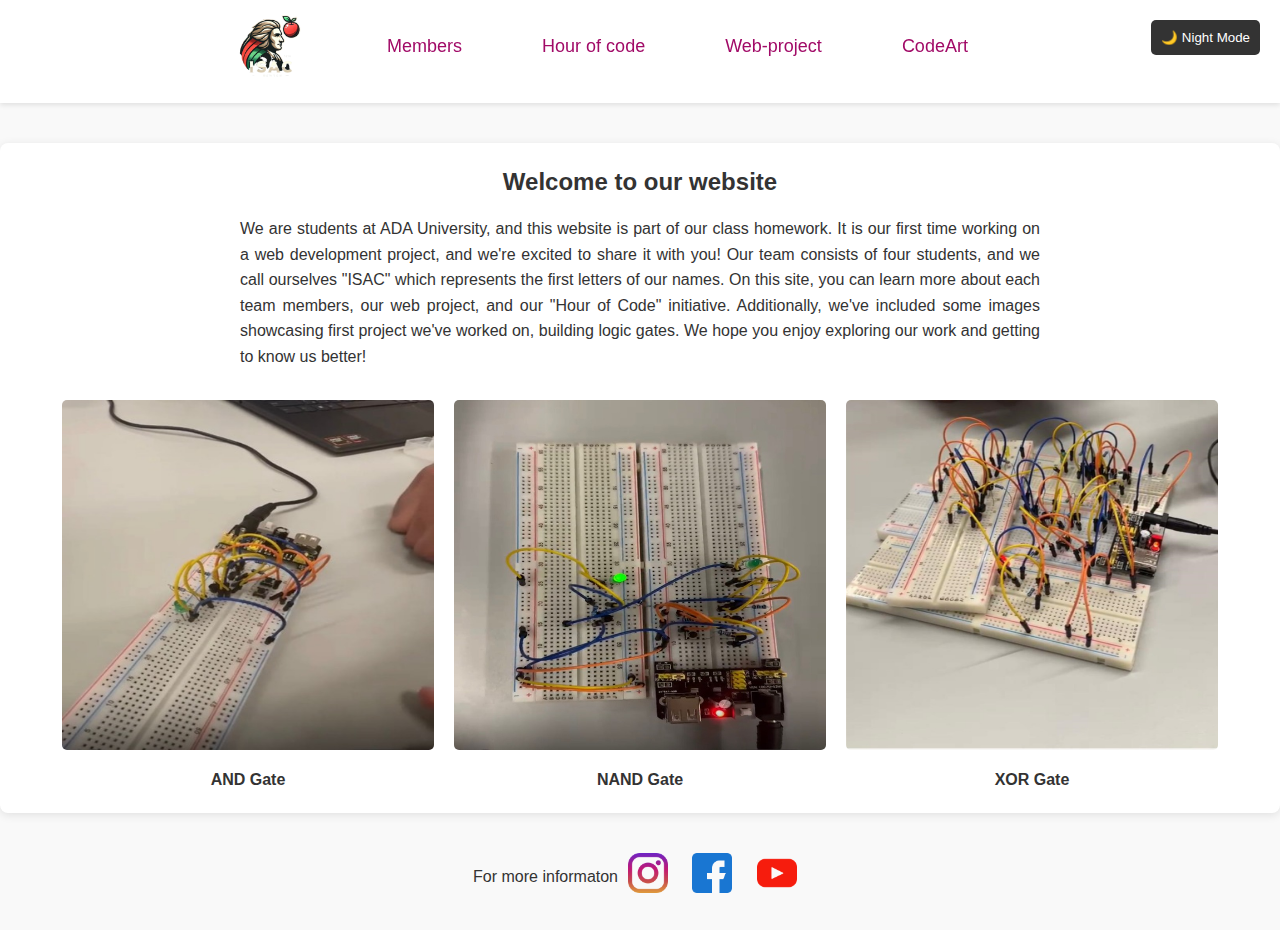
<file: index.html>
<!DOCTYPE html>
<!-- 
    SITE 1101 Principles of Information Systems 
    (c)202X by Jahandar Ahmadi
    Submitted in partial fulfillment of the requirements of the course.
-->
<html>
<head>
    <meta charset="UTF-8">
    <meta name="viewport" content="width=device-width, initial-scale=1.0">
    <title>ISAC</title>
    <script src="night-mode.js"></script>
    <link rel="stylesheet" href="index.css">
</head>

<body>
    <header>
        <div class='logo'>
            <a href="index.html"><img src = "media/logo.png" width = "50" height="50"> </a>
        </div>
        <nav>
            <ul>
                <li> <a href="team-members.html"> Members </a></li>
                <li><a href="hour-of-code.html">Hour of code</a></li>
                <li> <a href = "web-project.html"> Web-project</a></li>
                <li><a href="code-artist.html">CodeArt</a></li>
                <li>
                    <button id="night-mode-toggle" class="night-mode-btn">🌙 Night Mode</button>
                </li>
            </ul>
        </nav>
    </header>
    <section class="welcome-section">
        <div class="welcome-text">
          <h2>Welcome to our website</h2>
          <p>We are students at ADA University, and this website is part of our class homework. It is our first time working on a web development project, and we're excited to share it with you! Our team consists of four students, and we call ourselves "ISAC" which represents the first letters of our names. On this site, you can learn more about each team members, our web project, and our "Hour of Code" initiative. Additionally, we've included some images showcasing first project we've worked on, building logic gates. We hope you enjoy exploring our work and getting to know us better!</p>
        </div>
        <div class="image-gallery">
          <div class="image-container">
            <img src="media/and.jpeg" alt="AND">
            <p> AND Gate</p>
          </div>
          <div class="image-container">
            <img src="media/nand.jpeg" alt="NAND">
            <p> NAND Gate </p>
          </div>
          <div class="image-container">
            <img src="media/xor.jpeg" alt="XOR">
            <p> XOR Gate</p>
          </div>
        </div>
      </div>
    </section>

    <footer>
      <p> For more informaton </p>
      <div id="social-media-links">
          <a href="https://www.instagram.com/isac__team66/" target="_blank">
              <img src="media/instagram.png" alt="Instagram" width="40"
                  height="40">
          </a>
          <a href="https://www.facebook.com/profile.php?id=61569695703211" target="_blank">
              <img src="media/facebook.png" alt="Facebook" width="40"
                  height="40">
          </a>
          <a href="https://www.youtube.com/@team66-q8r" target="_blank">
              <img src="media/youtube.png" alt="youtube" width="40"
                  height="40">
          </a>
      </div>
  </footer>
</body>
</html>
</file>
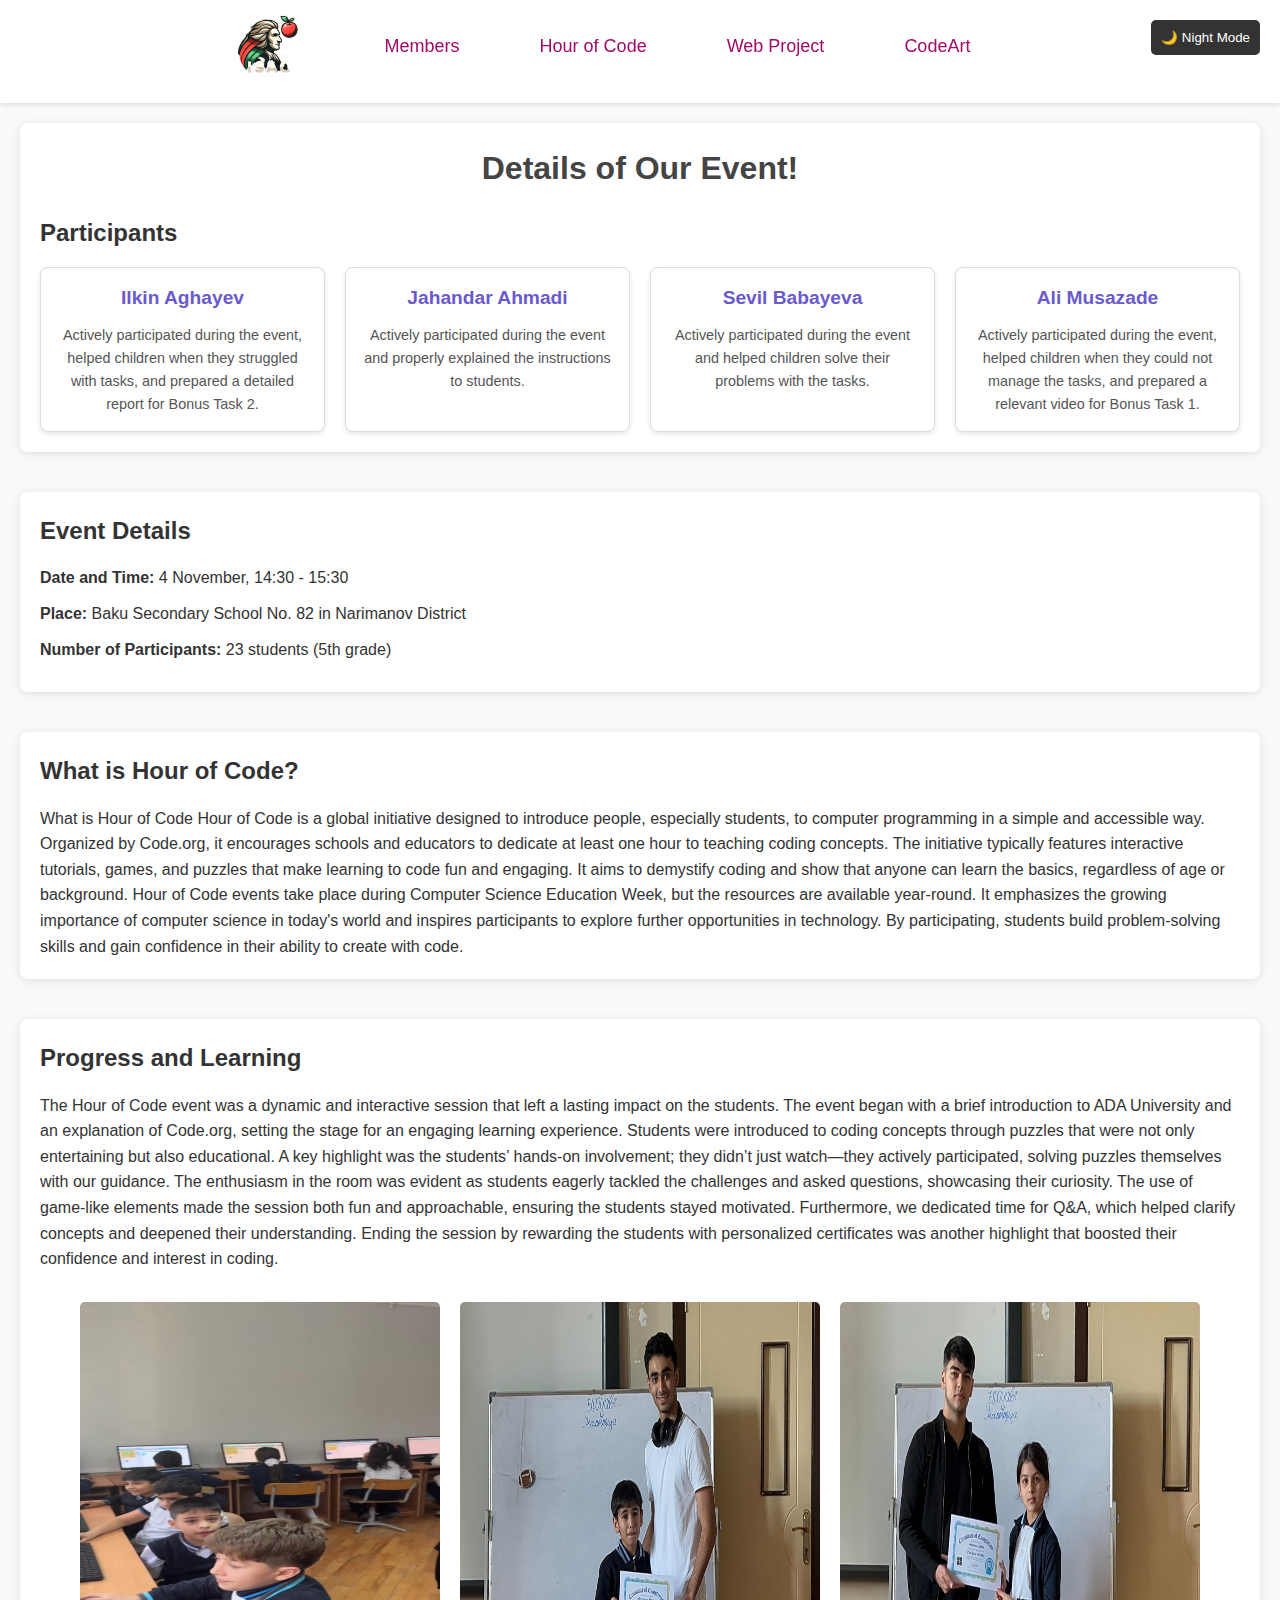
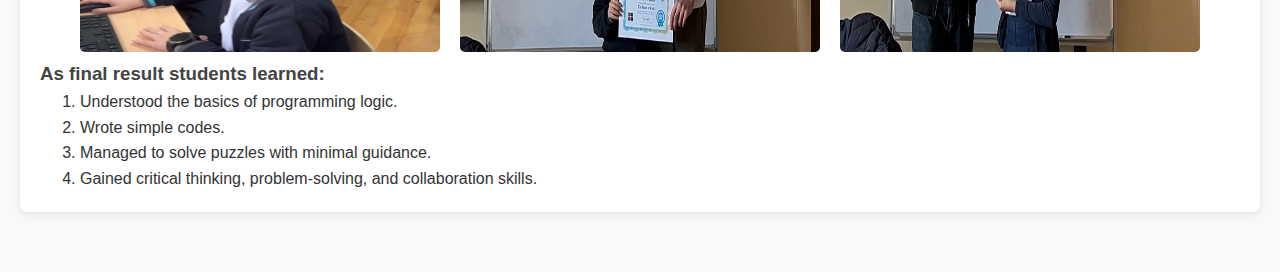
<file: hour-of-code.html>
<!DOCTYPE html>
<html lang="en">
<head>
    <meta charset="UTF-8">
    <meta name="viewport" content="width=device-width, initial-scale=1.0">
    <title>Hour of Code Event</title>
    <link rel="stylesheet" href="index.css">
    <script type="text/javascript" src="night-mode.js"></script>
</head>
<body>
    <!-- Header -->
    <header>
        <div class="logo">
            <a href="index.html"><img src = "media/logo.png" width = "50" height="50"> </a>
        </div>
        <nav>
            <ul class="nav-menu">
                <li><a href="team-members.html">Members</a></li>
                <li><a href="hour-of-code.html">Hour of Code</a></li>
                <li><a href="web-project.html">Web Project</a></li>
                <li><a href="code-artist.html">CodeArt</a></li>
                <li class="night-mode">
                    <button id="night-mode-toggle" class="night-mode-btn">🌙 Night Mode</button>
                </li>
            </ul>
        </nav>
    </header>

    <!-- Main Content -->
    <main>
        <section class="event-details">
            <h1>Details of Our Event!</h1>
            <div class="participants">
                <h2>Participants</h2>
                <div class="grid">
                    <article class="member">
                        <h3>Ilkin Aghayev</h3>
                        <p>Actively participated during the event, helped children when they struggled with tasks, and prepared a detailed report for Bonus Task 2.</p>
                    </article>
                    <article class="member">
                        <h3>Jahandar Ahmadi</h3>
                        <p>Actively participated during the event and properly explained the instructions to students.</p>
                    </article>
                    <article class="member">
                        <h3>Sevil Babayeva</h3>
                        <p>Actively participated during the event and helped children solve their problems with the tasks.</p>
                    </article>
                    <article class="member">
                        <h3>Ali Musazade</h3>
                        <p>Actively participated during the event, helped children when they could not manage the tasks, and prepared a relevant video for Bonus Task 1.</p>
                    </article>
                </div>
            </div>
        </section>

        <section class="event-info">
            <h2>Event Details</h2>
            <ul>
                <li><strong>Date and Time:</strong> 4 November, 14:30 - 15:30</li>
                <li><strong>Place:</strong> Baku Secondary School No. 82 in Narimanov District</li>
                <li><strong>Number of Participants:</strong> 23 students (5th grade)</li>
            </ul>
        </section>

        <section class="hour-of-code">
            <h2>What is Hour of Code?</h2>
            <p>What is Hour of Code
                Hour of Code is a global initiative designed to introduce people, especially students, to computer programming in a simple and accessible way.
                Organized by Code.org, it encourages schools and educators to dedicate at least one hour to teaching coding concepts.
                The initiative typically features interactive tutorials, games, and puzzles that make learning to code fun and engaging. 
                It aims to demystify coding and show that anyone can learn the basics, regardless of age or background. 
                Hour of Code events take place during Computer Science Education Week, but the resources are available year-round. 
                It emphasizes the growing importance of computer science in today's world and inspires participants to explore further opportunities in technology. 
                By participating, students build problem-solving skills and gain confidence in their ability to create with code. 
            </p>
        </section>

        <section class="event-highlights">
            <h2>Progress and Learning</h2>
            <p> The Hour of Code event was a dynamic and interactive session that left a lasting impact on the students. 
                The event began with a brief introduction to ADA University and an explanation of Code.org, setting the stage for an engaging learning experience. 
                Students were introduced to coding concepts through puzzles that were not only entertaining but also educational.
                A key highlight was the students’ hands-on involvement; they didn’t just watch—they actively participated, solving puzzles themselves with our guidance. 
                The enthusiasm in the room was evident as students eagerly tackled the challenges and asked questions, showcasing their curiosity.
                The use of game-like elements made the session both fun and approachable, ensuring the students stayed motivated. 
                Furthermore, we dedicated time for Q&A, which helped clarify concepts and deepened their understanding. Ending the session by rewarding the students with personalized certificates was another highlight that boosted their confidence and interest in coding.
            </p>
            
            <div class="image-gallery">
                <div class="image-container">
                  <img src="media/image1.jpeg" alt="event photos">
                </div>
                <div class="image-container">
                  <img src="media/image2.jpeg" alt="event photos">
                </div>
                <div class="image-container">
                  <img src="media/image3.jpeg" alt="event photos">
                </div>            
            </div>
            <h3> As final result students learned: </h3>
            <ol>
                <li>Understood the basics of programming logic.</li>
                <li>Wrote simple codes.</li>
                <li>Managed to solve puzzles with minimal guidance.</li>
                <li>Gained critical thinking, problem-solving, and collaboration skills.</li>
            </ol>
        </section>
    </main>
</body>
</html>
</file>
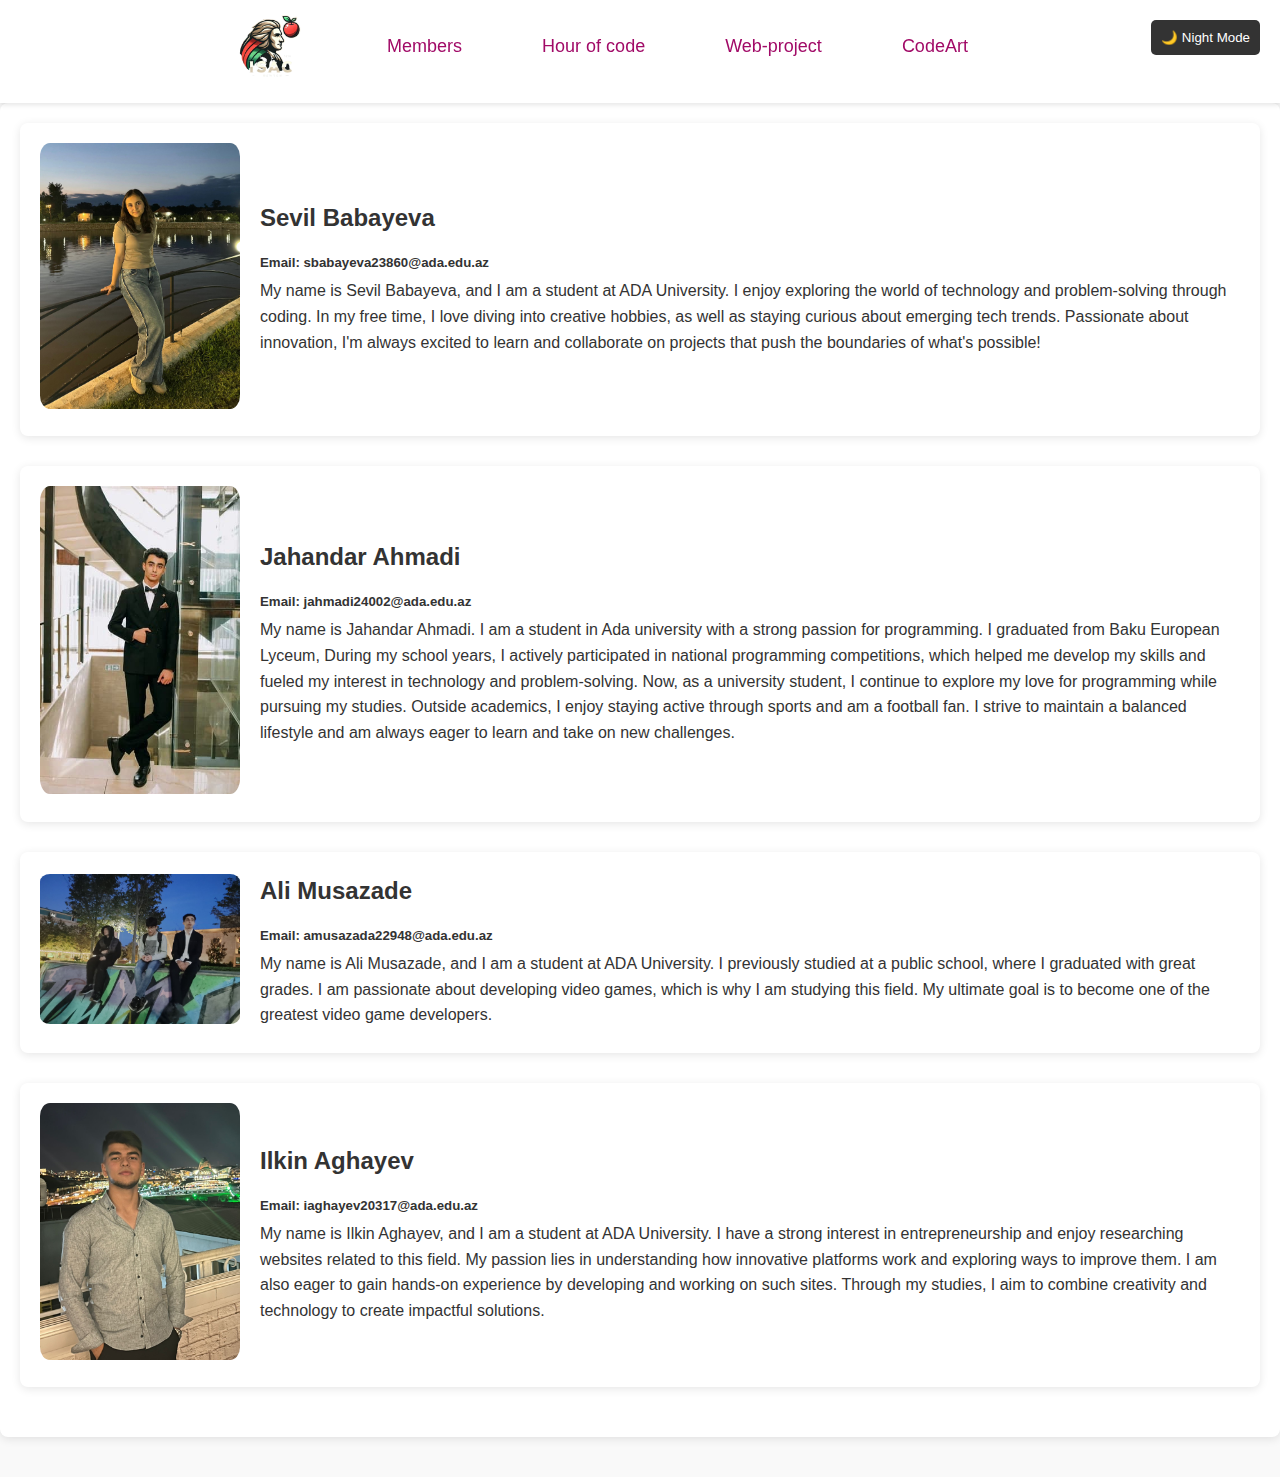
<file: team-members.html>
<!DOCTYPE html>
<!-- 
    SITE 1101 Principles of Information Systems 
    (c)202X by Name Surname 
    Submitted in partial fulfillment of the requirements of the course.
-->
<html>

<head>
    <meta charset="UTF-8">
    <title>Homework 3: Team members</title>
    <link rel="stylesheet" href="index.css">
    <script type="text/javascript" src="night-mode.js"></script>
</head>
<header>
    <div class='logo'>
        <a href="index.html"><img src="media/logo.png" width="50" height="50"> </a>
    </div>
    <nav>
        <ul>
            <li> <a href="team-members.html"> Members </a></li>
            <li><a href="hour-of-code.html">Hour of code</a></li>
            <li> <a href="web-project.html"> Web-project</a></li>
            <li><a href="code-artist.html">CodeArt</a></li>
            <li>
                <button id="night-mode-toggle" class="night-mode-btn">🌙 Night Mode</button>
            </li>
        </ul>
    </nav>
</header>

<body>
    <section>
        <section class="member-list">
            <div class="profile-image"><img src="media/sevil.jpeg"></div>
            <div class="profile-info">
                <h2>Sevil Babayeva</h2>
                <h5>Email: sbabayeva23860@ada.edu.az</h5>
                <p>My name is Sevil Babayeva, and I am a student at ADA University. 
                   I enjoy exploring the world of technology and problem-solving through coding. 
                   In my free time, I love diving into creative hobbies, as well as staying curious about emerging tech trends. 
                   Passionate about innovation, I'm always excited to learn and collaborate on projects that push the boundaries of what's possible!
                </p>
            </div>
        </section>
        <section class="member-list">
            <div class="profile-image">
                <img src="media/jahandar.jpeg" alt="jahandar">
            </div>
            <div class="profile-info">
                <h2>Jahandar Ahmadi</h2>
                <h5>Email: jahmadi24002@ada.edu.az</h5>
                <p>My name is Jahandar Ahmadi. I am a student in Ada university with a strong passion for programming.
                    I graduated from Baku European Lyceum, During my school years,
                    I actively participated in national programming competitions, which helped me develop my skills and
                    fueled my interest in technology and problem-solving.
                    Now, as a university student, I continue to explore my love for programming while pursuing my
                    studies.
                    Outside academics, I enjoy staying active through sports and am a football fan.
                    I strive to maintain a balanced lifestyle and am always eager to learn and take on new challenges.
                </p>
            </div>
        </section>
        <section class="member-list">
            <div class="profile-image"><img src="media/ali.jpeg" alt="ali"></div>
            <div class="profile-info">
                <h2>Ali Musazade</h2>
                <h5>Email: amusazada22948@ada.edu.az</h5>
                <p>My name is Ali Musazade, and I am a student at ADA University.
                   I previously studied at a public school, where I graduated with great grades.
                   I am passionate about developing video games, which is why I am studying this field. 
                   My ultimate goal is to become one of the greatest video game developers.
                </p>
            </div>
        </section>
        <section class="member-list">
            <div class="profile-image">
                <img src="media/Ilkin.jpeg" alt="ilkin">
            </div>
            <div class="profile-info">
                <h2>Ilkin Aghayev</h2>
                <h5>Email: iaghayev20317@ada.edu.az</h5>
                <p> My name is Ilkin Aghayev, and I am a student at ADA University.
                    I have a strong interest in entrepreneurship and enjoy researching websites related to this field.
                    My passion lies in understanding how innovative platforms work and exploring ways to improve them.
                    I am also eager to gain hands-on experience by developing and working on such sites.
                    Through my studies, I aim to combine creativity and technology to create impactful solutions.
                </p>
            </div>
        </section>
    </section>
</body>

</html>
</file>
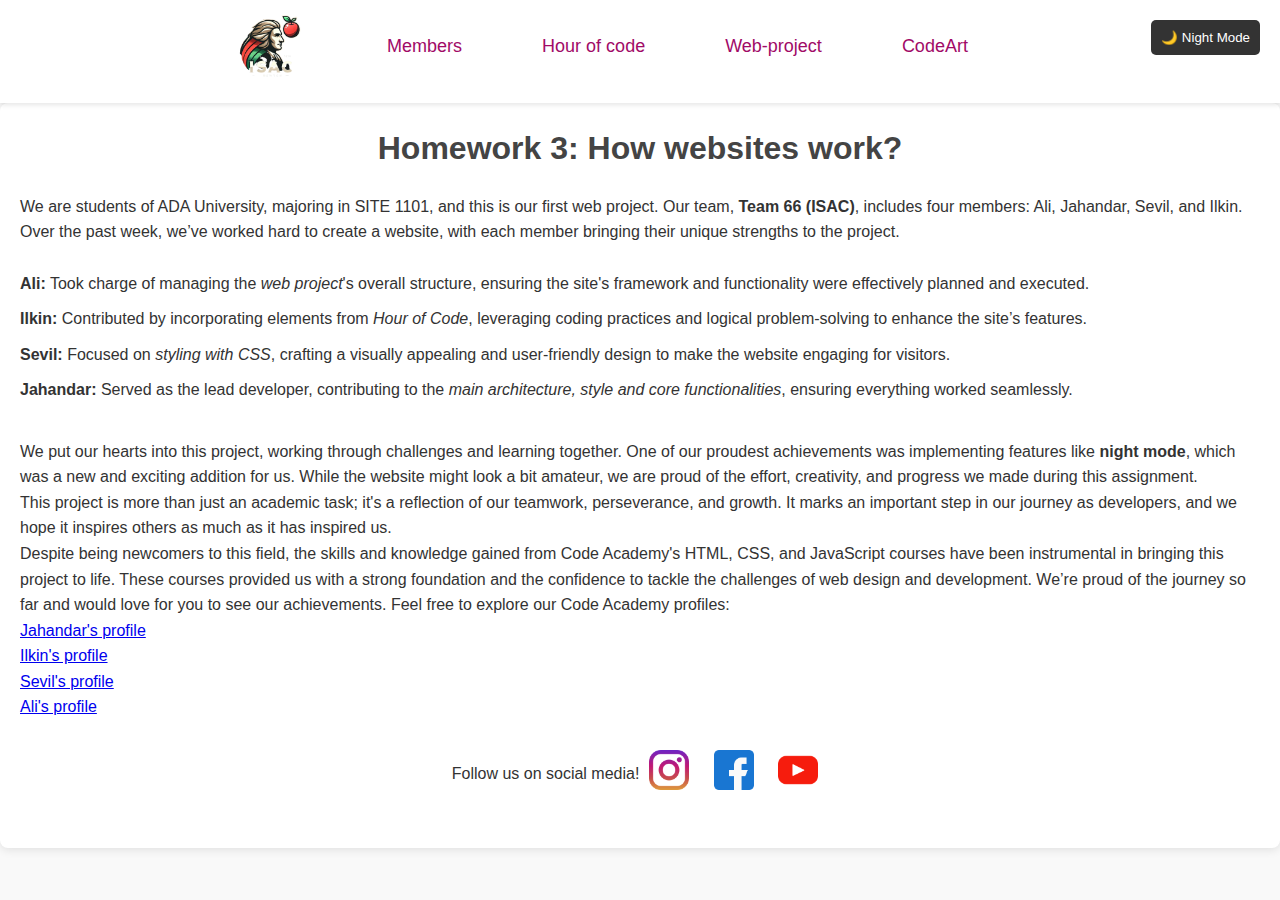
<file: web-project.html>
<!DOCTYPE html>
<!-- 
    SITE 1101 Principles of Information Systems 
    (c)202X by Ali Musazade
    Submitted in partial fulfillment of the requirements of the course.
-->
<html>

<head>
    <meta charset="UTF-8">
    <title>Homework 3: Website project</title>
    <link rel="stylesheet" href="index.css">
    <script type="text/javascript" src="night-mode.js"></script>
</head>
<header>
    <div class='logo'>
        <a href="index.html"><img src="media/logo.png" width="50" height="50"> </a>
    </div>
    <nav>
        <ul>
            <li> <a href="team-members.html"> Members </a></li>
            <li><a href="hour-of-code.html">Hour of code</a></li>
            <li> <a href="web-project.html"> Web-project</a></li>
            <li><a href="code-artist.html">CodeArt</a></li>
            <li>
                <button id="night-mode-toggle" class="night-mode-btn">🌙 Night Mode</button>
            </li>
        </ul>
    </nav>
</header>

<body>
    <section>
        <h1>Homework 3: How websites work?</h1>

        <p>
            We are students of ADA University, majoring in SITE 1101, and this is our first web project. Our team,
            <strong>Team 66 (ISAC)</strong>, includes four members: Ali, Jahandar, Sevil, and Ilkin. Over the past week,
            we’ve worked hard to create a website, with each member bringing their unique strengths to the project.
        </p>
        <br>
        <ul>
            <li><strong>Ali:</strong> Took charge of managing the <em>web project</em>'s overall structure, ensuring the
                site's framework and functionality were effectively planned and executed.</li>
            <li><strong>Ilkin:</strong> Contributed by incorporating elements from <em>Hour of Code</em>, leveraging
                coding practices and logical problem-solving to enhance the site’s features.</li>
            <li><strong>Sevil:</strong> Focused on <em>styling with CSS</em>, crafting a visually appealing and
                user-friendly design to make the website engaging for visitors.</li>
            <li><strong>Jahandar:</strong> Served as the lead developer, contributing to the <em>main architecture, style and
                    core functionalities</em>, ensuring everything worked seamlessly.</li>
        </ul>
        <br>
        <p>
            We put our hearts into this project, working through challenges and learning together. One of our proudest
            achievements was implementing features like <strong>night mode</strong>, which was a new and exciting
            addition for us. While the website might look a bit amateur, we are proud of the effort, creativity, and
            progress we made during this assignment.
        </p>
        <p>
            This project is more than just an academic task; it's a reflection of our teamwork, perseverance, and
            growth. It marks an important step in our journey as developers, and we hope it inspires others as much as
            it has inspired us.
        </p>

        <p>
            Despite being newcomers to this field, the skills and knowledge gained from Code Academy's HTML, CSS, and JavaScript courses have been instrumental in bringing this project to life. These courses provided us with a strong foundation and the confidence to tackle the challenges of web design and development.
           We’re proud of the journey so far and would love for you to see our achievements. Feel free to explore our Code Academy profiles:   
        </p>

        <a href="https://www.codecademy.com/profiles/jahmadi24002"> Jahandar's profile </a>
        <br>
        <a href="https://www.codecademy.com/profiles/IlkinAghayev"> Ilkin's profile </a>
        <br>
        <a href="https://www.codecademy.com/profiles/SevilBabayeva"> Sevil's profile </a>
        <br>
        <a href="https://www.codecademy.com/profiles/AliMusazada"> Ali's profile </a>

        <footer>
            <p>Follow us on social media!</p>
            <div id="social-media-links">
                <a href="https://www.instagram.com/isac__team66/" target="_blank">
                    <img src="media/instagram.png" alt="Instagram" width="40"
                        height="40">
                </a>
                <a href="https://www.facebook.com/profile.php?id=61569695703211" target="_blank">
                    <img src="media/facebook.png" alt="Facebook" width="40"
                        height="40">
                </a>
                <a href="https://www.youtube.com/@team66-q8r" target="_blank">
                    <img src="media/youtube.png" alt="youtube" width="40"
                        height="40">
                </a>
            </div>
        </footer>

</body>

</html>
</file>
<file: index.css>
/* General part */
* {
  box-sizing: border-box;
  margin: 0 0 0 0;
}

header {
  display: flex;
  align-items: center;
  justify-content: center;
  background-color: #ffffff;
  padding: 10px 20px;
  box-shadow: 0 2px 5px rgba(0, 0, 0, 0.1);
  position: sticky;
  top: 0;
  z-index: 1000;
}

body {
  font-family: 'Roboto', sans-serif;
  background-color: #f9f9f9;
  color: #333;
  line-height: 1.6;
  margin: 0;
  padding: 0;
}

footer{
  display: flex;
  align-items:center;
  justify-content: center;
  margin: 30px 0px;
  }

footer a{
  margin: 0 10px;
  text-decoration: none;
}

h1,h2,h3 {
  font-weight: 700;
  color: #444;
}

.logo img {
  width: 75px;
  height: 75px;
}

/* main writing part*/

main {
  padding: 20px;
}

h1 {
  text-align: center;
  font-size: 2rem;
  margin-bottom: 20px;
}

section {
  margin-bottom: 40px;
  padding: 20px;
  background: #fff;
  border-radius: 8px;
  box-shadow: 0 2px 10px rgba(0, 0, 0, 0.1);
}

h2 {
  font-size: 1.5rem;
  margin-bottom: 15px;
  color: #333;
}

ul {
  list-style: none;
  padding: 0;
}

ul li {
  margin-bottom: 10px;
  font-size: 1rem;
}
/*images in index */
.welcome-section {
  margin-top: 40px;
}

.welcome-text h2{
  text-align: center;
}
.welcome-text p{
  max-width: 800px;
  margin: 0 auto;
  text-align: justify;
}


.image-gallery {
  display: flex;
  justify-content: center;
  margin-top: 30px;
}

.image-container {
  flex: 0 0 30%;
  margin: 0 10px;
  text-align: center;
}

.image-container img {
  width: 100%;
  height: 350px;
  border-radius: 5px;
}

.image-container p {
  margin-top: 10px;
  font-weight: bold;
}
/*members part*/
.member-list{
  display: flex;
  align-items: center;
  margin-bottom: 30px;
}
.profile-image{
  flex: 0 0 200px;
  margin-right: 20px;
}
.member-list img{
  width: 100%;
  height: auto;
  border-radius: 5%;
}
.profile-info h3 {
  margin-top: 0;
  margin-bottom: 5px;
}

.profile-info p {
  margin: 5px 0;
}
/* grid part */

.grid {
  display: grid;
  grid-template-columns: repeat(auto-fit, minmax(200px, 1fr));
  gap: 20px;
}

.member {
  padding: 15px;
  background: #fff;
  border: 1px solid #ddd;
  border-radius: 8px;
  box-shadow: 0 2px 5px rgba(0, 0, 0, 0.1);
  text-align: center;
}

.member h3 {
  margin-bottom: 10px;
  font-size: 1.2rem;
  color: #6a5acd;
}

.member p {
  font-size: 0.9rem;
  color: #555;
}

/* navigation part */

nav ul {
  display: flex;
  list-style-type: none;
  flex-wrap: nowrap;
  padding: 0;
}

nav li {
  margin-left: 5rem;
}

nav a {
  color: rgb(161, 10, 103);
  text-decoration: solid;
  font-size: large;
}

nav a:hover {
  color: #6c5ce7;
}

/* night mode */
body.night-mode {
  background-color: #121212;
  color: #ffffff;
}

body.night-mode h1, 
body.night-mode h2, 
body.night-mode h3,
body.night-mode p {
  color: #fff;
}

body.night-mode .member{
  background-color: #121212;
}

body.night-mode section{
  background-color: #121212;
}

body.night-mode header {
  background-color: #1e1e1e;
  color: #ffffff;
}

body.night-mode nav ul li a {
  color: #ffffff;
}

.night-mode-btn {
  position: fixed;
  top: 20px;
  right: 20px;
  background-color: #333;
  color: #fff;
  border: none;
  padding: 10px;
  cursor: pointer;
  border-radius: 5px;
  z-index: 1000;
}

body.night-mode .night-mode-btn {
  background-color: #fff;
  color: #333;
}
</file>
